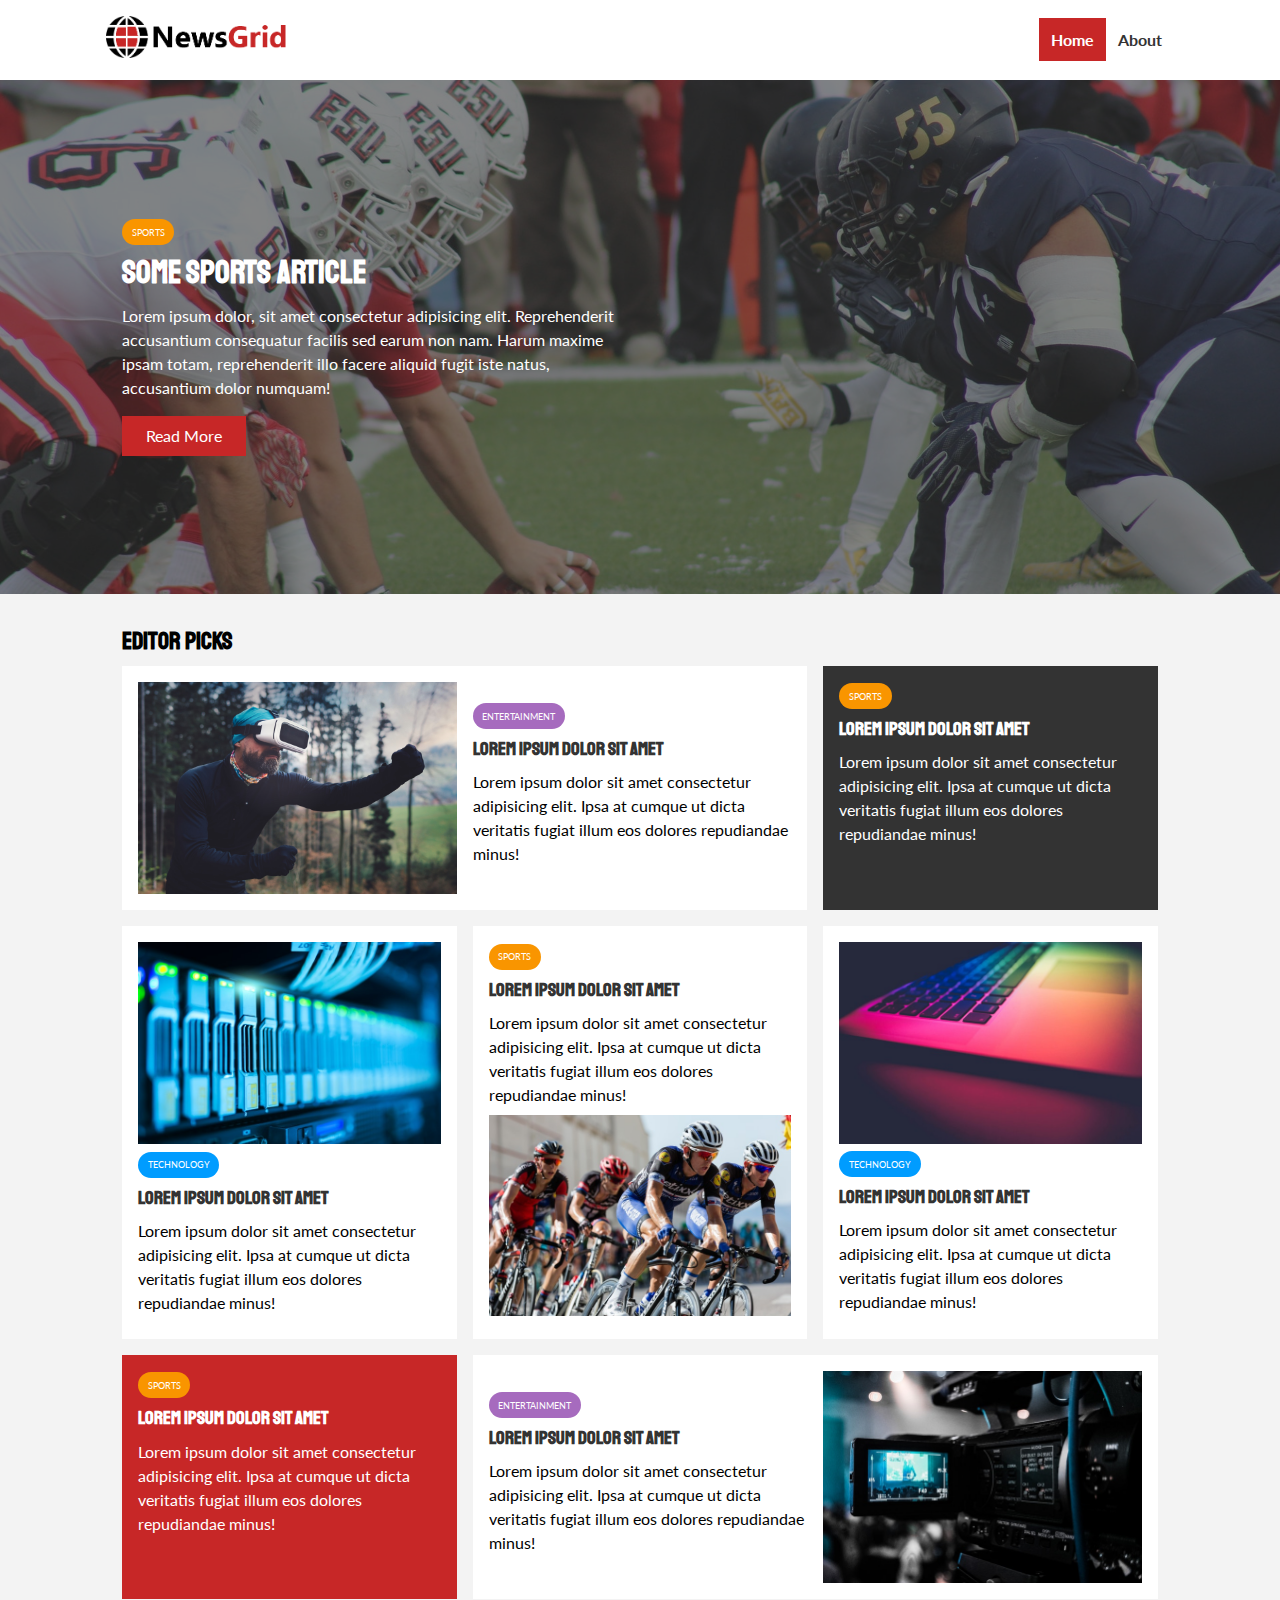
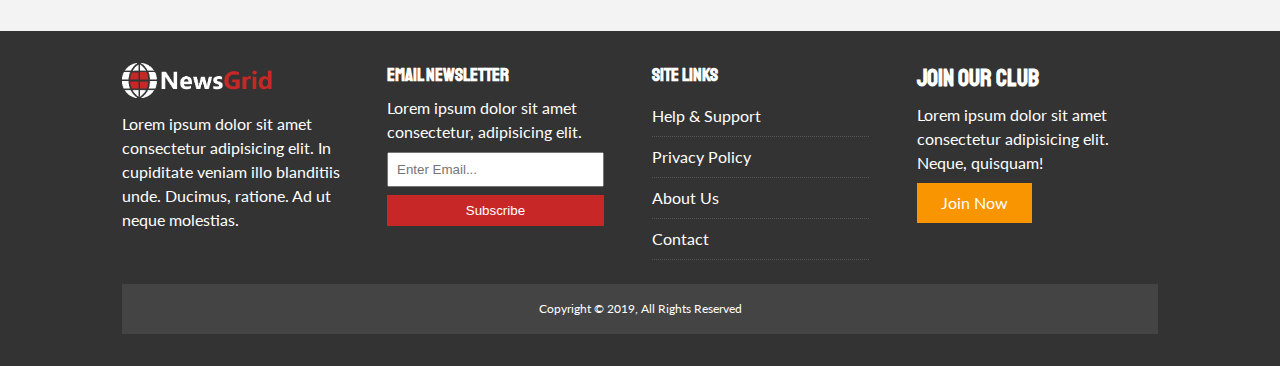
<file: index.html>
<!DOCTYPE html>
<html lang="en">

<head>
  <meta charset="UTF-8">
  <meta name="viewport" content="width=device-width, initial-scale=1.0">
  <meta http-equiv="X-UA-Compatible" content="ie=edge">
  <link rel="shortcut icon" type="image/x-icon" href="favicon.ico">
  <link rel="stylesheet" href="https://use.fontawesome.com/releases/v5.6.3/css/all.css" integrity="sha384-UHRtZLI+pbxtHCWp1t77Bi1L4ZtiqrqD80Kn4Z8NTSRyMA2Fd33n5dQ8lWUE00s/"
    crossorigin="anonymous">
  <link href="https://fonts.googleapis.com/css?family=Lato|Staatliches" rel="stylesheet">
  <link rel="stylesheet" href="css/style.css">
  <link rel="stylesheet" media="screen and (max-width: 768px)" href="css/mobile.css">
  <title>NewsGrid | Latest News</title>
</head>

<body>
  <nav id="main-nav">
    <div class="container">
      <a href="index.html"><img src="images/logo.png" alt="NewsGrid" class="logo"></a>
      <div class="social">
        <a href="http://facebook.com" target="_blank"><i class="fab fa-facebook fa-2x"></i></a>
        <a href="http://twitter.com" target="_blank"><i class="fab fa-twitter fa-2x"></i></a>
        <a href="http://instagram.com" target="_blank"><i class="fab fa-instagram fa-2x"></i></a>
        <a href="http://youtube.com" target="_blank"><i class="fab fa-youtube fa-2x"></i></a>
      </div>
      <ul>
        <li><a class="current" href="index.html">Home</a></li>
        <li><a href="about.html">About</a></li>
      </ul>
    </div>
  </nav>

  <!-- Showcase -->
  <header id="showcase">
    <div class="container">
      <div class="showcase-container">
        <div class="showcase-content">
          <div class="category category-sports">Sports</div>
          <h1>Some Sports Article</h1>
          <p>
            Lorem ipsum dolor, sit amet consectetur adipisicing elit. Reprehenderit accusantium consequatur facilis sed
            earum non nam. Harum maxime ipsam totam, reprehenderit illo facere aliquid fugit iste natus, accusantium
            dolor numquam!
          </p>
          <a href="article.html" class="btn btn-primary">Read More</a>
        </div>
      </div>
    </div>
  </header>

  <!-- Home Articles -->
  <section id="home-articles" class="py-2">
    <div class="container">
      <h2>Editor Picks</h2>
      <div class="articles-container">
        <article class="card">
          <img src="images/articles/ent1.jpg" alt="">
          <div>
            <div class="category category-ent">Entertainment</div>
            <h3>
              <a href="article.html">Lorem ipsum dolor sit amet</a>
            </h3>
            <p>
              Lorem ipsum dolor sit amet consectetur adipisicing elit. Ipsa at cumque ut dicta veritatis fugiat illum
              eos
              dolores repudiandae minus!
            </p>
          </div>
        </article>
        <article class="card bg-dark">
          <div class="category category-sports">Sports</div>
          <h3>
            <a href="article.html">Lorem ipsum dolor sit amet</a>
          </h3>
          <p>
            Lorem ipsum dolor sit amet consectetur adipisicing elit. Ipsa at cumque ut dicta veritatis fugiat illum
            eos
            dolores repudiandae minus!
          </p>
        </article>
        <article class="card">
          <img src="images/articles/tech1.jpg" alt="">
          <div class="category category-tech">Technology</div>
          <h3>
            <a href="article.html">Lorem ipsum dolor sit amet</a>
          </h3>
          <p>
            Lorem ipsum dolor sit amet consectetur adipisicing elit. Ipsa at cumque ut dicta veritatis fugiat illum
            eos
            dolores repudiandae minus!
          </p>
        </article>
        <article class="card">
          <div class="category category-sports">Sports</div>
          <h3>
            <a href="article.html">Lorem ipsum dolor sit amet</a>
          </h3>
          <p>
            Lorem ipsum dolor sit amet consectetur adipisicing elit. Ipsa at cumque ut dicta veritatis fugiat illum
            eos
            dolores repudiandae minus!
          </p>
          <img src="images/articles/sports1.jpg" alt="">
        </article>
        <article class="card">
          <img src="images/articles/tech2.jpg" alt="">
          <div class="category category-tech">Technology</div>
          <h3>
            <a href="article.html">Lorem ipsum dolor sit amet</a>
          </h3>
          <p>
            Lorem ipsum dolor sit amet consectetur adipisicing elit. Ipsa at cumque ut dicta veritatis fugiat illum
            eos
            dolores repudiandae minus!
          </p>
        </article>
        <article class="card bg-primary">
          <div class="category category-sports">Sports</div>
          <h3>
            <a href="article.html">Lorem ipsum dolor sit amet</a>
          </h3>
          <p>
            Lorem ipsum dolor sit amet consectetur adipisicing elit. Ipsa at cumque ut dicta veritatis fugiat illum
            eos
            dolores repudiandae minus!
          </p>
        </article>
        <article class="card">
          <div>
            <div class="category category-ent">Entertainment</div>
            <h3>
              <a href="article.html">Lorem ipsum dolor sit amet</a>
            </h3>
            <p>
              Lorem ipsum dolor sit amet consectetur adipisicing elit. Ipsa at cumque ut dicta veritatis fugiat illum
              eos
              dolores repudiandae minus!
            </p>
          </div>
          <img src="images/articles/ent2.jpg" alt="">
        </article>
      </div>
    </div>
  </section>

  <!-- Footer -->
  <footer id="main-footer" class="py-2">
    <div class="container footer-container">
      <div>
        <img src="images/logo_light.png" alt="NewsGrid">
        <p>
          Lorem ipsum dolor sit amet consectetur adipisicing elit. In cupiditate veniam illo blanditiis unde. Ducimus,
          ratione. Ad ut neque molestias.
        </p>
      </div>
      <div>
        <h3>Email Newsletter</h3>
        <p>Lorem ipsum dolor sit amet consectetur, adipisicing elit.</p>
        <form>
          <input type="email" placeholder="Enter Email...">
          <input type="submit" value="Subscribe" class="btn btn-primary">
        </form>
      </div>
      <div>
        <h3>Site Links</h3>
        <ul class="list">
          <li><a href="#">Help & Support</a></li>
          <li><a href="#">Privacy Policy</a></li>
          <li><a href="#">About Us</a></li>
          <li><a href="#">Contact</a></li>
        </ul>
      </div>
      <div>
        <h2>Join Our Club</h2>
        <p>
          Lorem ipsum dolor sit amet consectetur adipisicing elit. Neque, quisquam!
        </p>
        <a href="#" class="btn btn-secondary">Join Now</a>
      </div>
      <div>
        <p>
          Copyright &copy; 2019, All Rights Reserved
        </p>
      </div>
    </div>
  </footer>

</body>

</html>
</file>
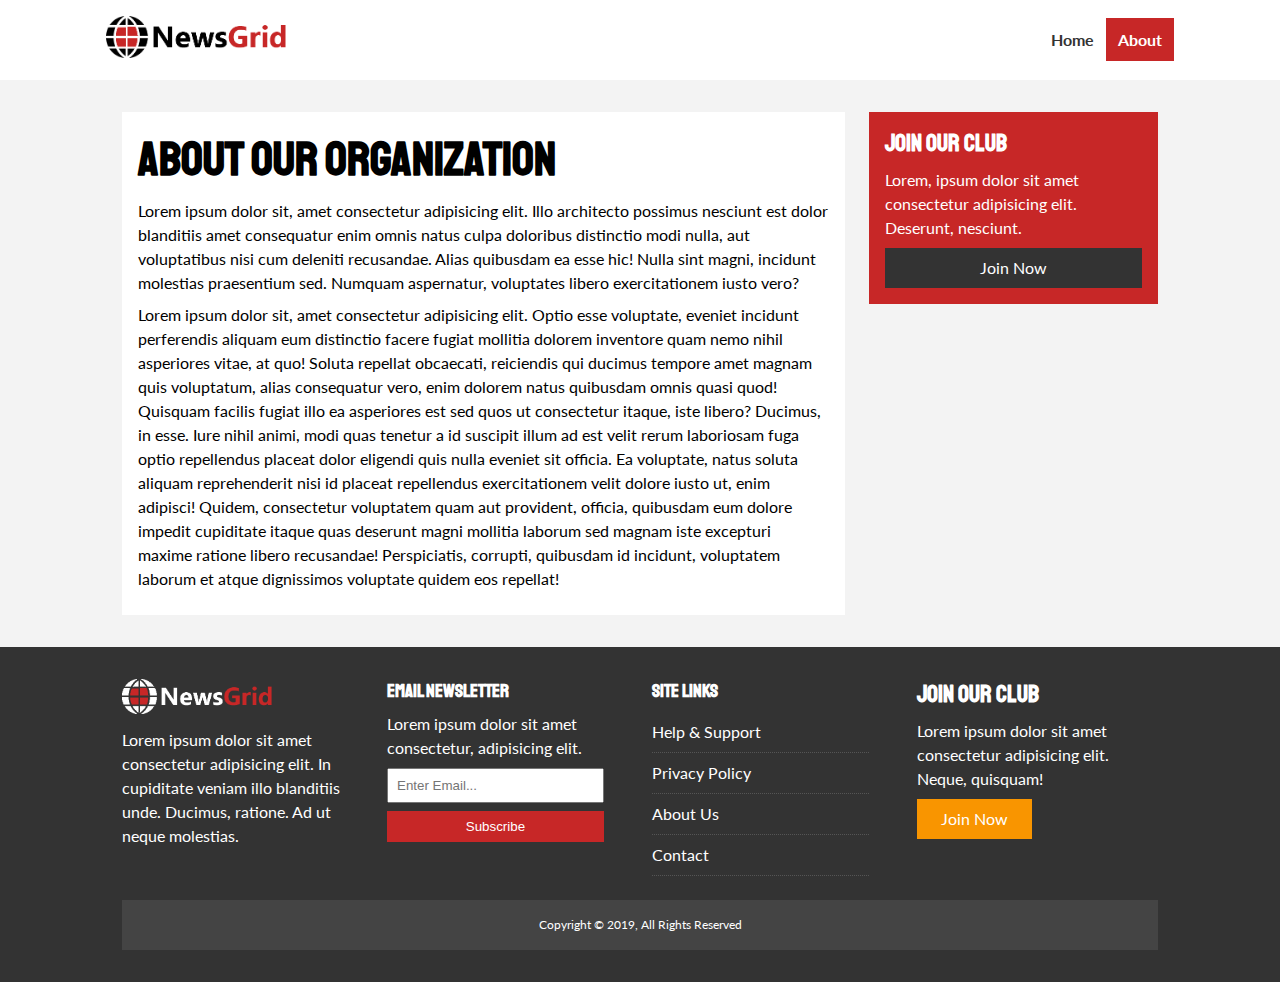
<file: about.html>
<!DOCTYPE html>
<html lang="en">

<head>
  <meta charset="UTF-8">
  <meta name="viewport" content="width=device-width, initial-scale=1.0">
  <meta http-equiv="X-UA-Compatible" content="ie=edge">
  <link rel="shortcut icon" type="image/x-icon" href="favicon.ico">
  <link rel="stylesheet" href="https://use.fontawesome.com/releases/v5.6.3/css/all.css" integrity="sha384-UHRtZLI+pbxtHCWp1t77Bi1L4ZtiqrqD80Kn4Z8NTSRyMA2Fd33n5dQ8lWUE00s/"
    crossorigin="anonymous">
  <link href="https://fonts.googleapis.com/css?family=Lato|Staatliches" rel="stylesheet">
  <link rel="stylesheet" href="css/style.css">
  <link rel="stylesheet" media="screen and (max-width: 768px)" href="css/mobile.css">
  <title>NewsGrid | About</title>
</head>

<body>
  <nav id="main-nav">
    <div class="container">
      <a href="index.html"><img src="images/logo.png" alt="NewsGrid" class="logo"></a>
      <div class="social">
        <a href="http://facebook.com" target="_blank"><i class="fab fa-facebook fa-2x"></i></a>
        <a href="http://twitter.com" target="_blank"><i class="fab fa-twitter fa-2x"></i></a>
        <a href="http://instagram.com" target="_blank"><i class="fab fa-instagram fa-2x"></i></a>
        <a href="http://youtube.com" target="_blank"><i class="fab fa-youtube fa-2x"></i></a>
      </div>
      <ul>
        <li><a href="index.html">Home</a></li>
        <li><a class="current" href="about.html">About</a></li>
      </ul>
    </div>
  </nav>

  <!-- About -->
  <section id="about">
    <div class="container">
      <div class="page-container">
        <article class="card">
          <h1 class="l-heading">About Our Organization</h1>
          <p>
            Lorem ipsum dolor sit, amet consectetur adipisicing elit. Illo architecto possimus nesciunt est dolor
            blanditiis amet consequatur enim omnis natus culpa doloribus distinctio modi nulla, aut voluptatibus nisi
            cum deleniti recusandae. Alias quibusdam ea esse hic! Nulla sint magni, incidunt molestias praesentium sed.
            Numquam aspernatur, voluptates libero exercitationem iusto vero?
          </p>
          <p>
            Lorem ipsum dolor sit, amet consectetur adipisicing elit. Optio esse voluptate, eveniet incidunt
            perferendis aliquam eum distinctio facere fugiat mollitia dolorem inventore quam nemo nihil asperiores
            vitae, at quo! Soluta repellat obcaecati, reiciendis qui ducimus tempore amet magnam quis voluptatum, alias
            consequatur vero, enim dolorem natus quibusdam omnis quasi quod! Quisquam facilis fugiat illo ea asperiores
            est sed quos ut consectetur itaque, iste libero? Ducimus, in esse. Iure nihil animi, modi quas tenetur a id
            suscipit illum ad est velit rerum laboriosam fuga optio repellendus placeat dolor eligendi quis nulla
            eveniet sit officia. Ea voluptate, natus soluta aliquam reprehenderit nisi id placeat repellendus
            exercitationem velit dolore iusto ut, enim adipisci! Quidem, consectetur voluptatem quam aut provident,
            officia, quibusdam eum dolore impedit cupiditate itaque quas deserunt magni mollitia laborum sed magnam
            iste excepturi maxime ratione libero recusandae! Perspiciatis, corrupti, quibusdam id incidunt, voluptatem
            laborum et atque dignissimos voluptate quidem eos repellat!
          </p>
        </article>
        <aside class="card bg-primary">
          <h2>Join Our Club</h2>
          <p>Lorem, ipsum dolor sit amet consectetur adipisicing elit. Deserunt, nesciunt.</p>
          <a href="#" class="btn btn-dark btn-block">Join Now</a>
        </aside>
      </div>
    </div>
  </section>

  <!-- Footer -->
  <footer id="main-footer" class="py-2">
    <div class="container footer-container">
      <div>
        <img src="images/logo_light.png" alt="NewsGrid">
        <p>
          Lorem ipsum dolor sit amet consectetur adipisicing elit. In cupiditate veniam illo blanditiis unde. Ducimus,
          ratione. Ad ut neque molestias.
        </p>
      </div>
      <div>
        <h3>Email Newsletter</h3>
        <p>Lorem ipsum dolor sit amet consectetur, adipisicing elit.</p>
        <form>
          <input type="email" placeholder="Enter Email...">
          <input type="submit" value="Subscribe" class="btn btn-primary">
        </form>
      </div>
      <div>
        <h3>Site Links</h3>
        <ul class="list">
          <li><a href="#">Help & Support</a></li>
          <li><a href="#">Privacy Policy</a></li>
          <li><a href="#">About Us</a></li>
          <li><a href="#">Contact</a></li>
        </ul>
      </div>
      <div>
        <h2>Join Our Club</h2>
        <p>
          Lorem ipsum dolor sit amet consectetur adipisicing elit. Neque, quisquam!
        </p>
        <a href="#" class="btn btn-secondary">Join Now</a>
      </div>
      <div>
        <p>
          Copyright &copy; 2019, All Rights Reserved
        </p>
      </div>
    </div>
  </footer>

</body>

</html>
</file>
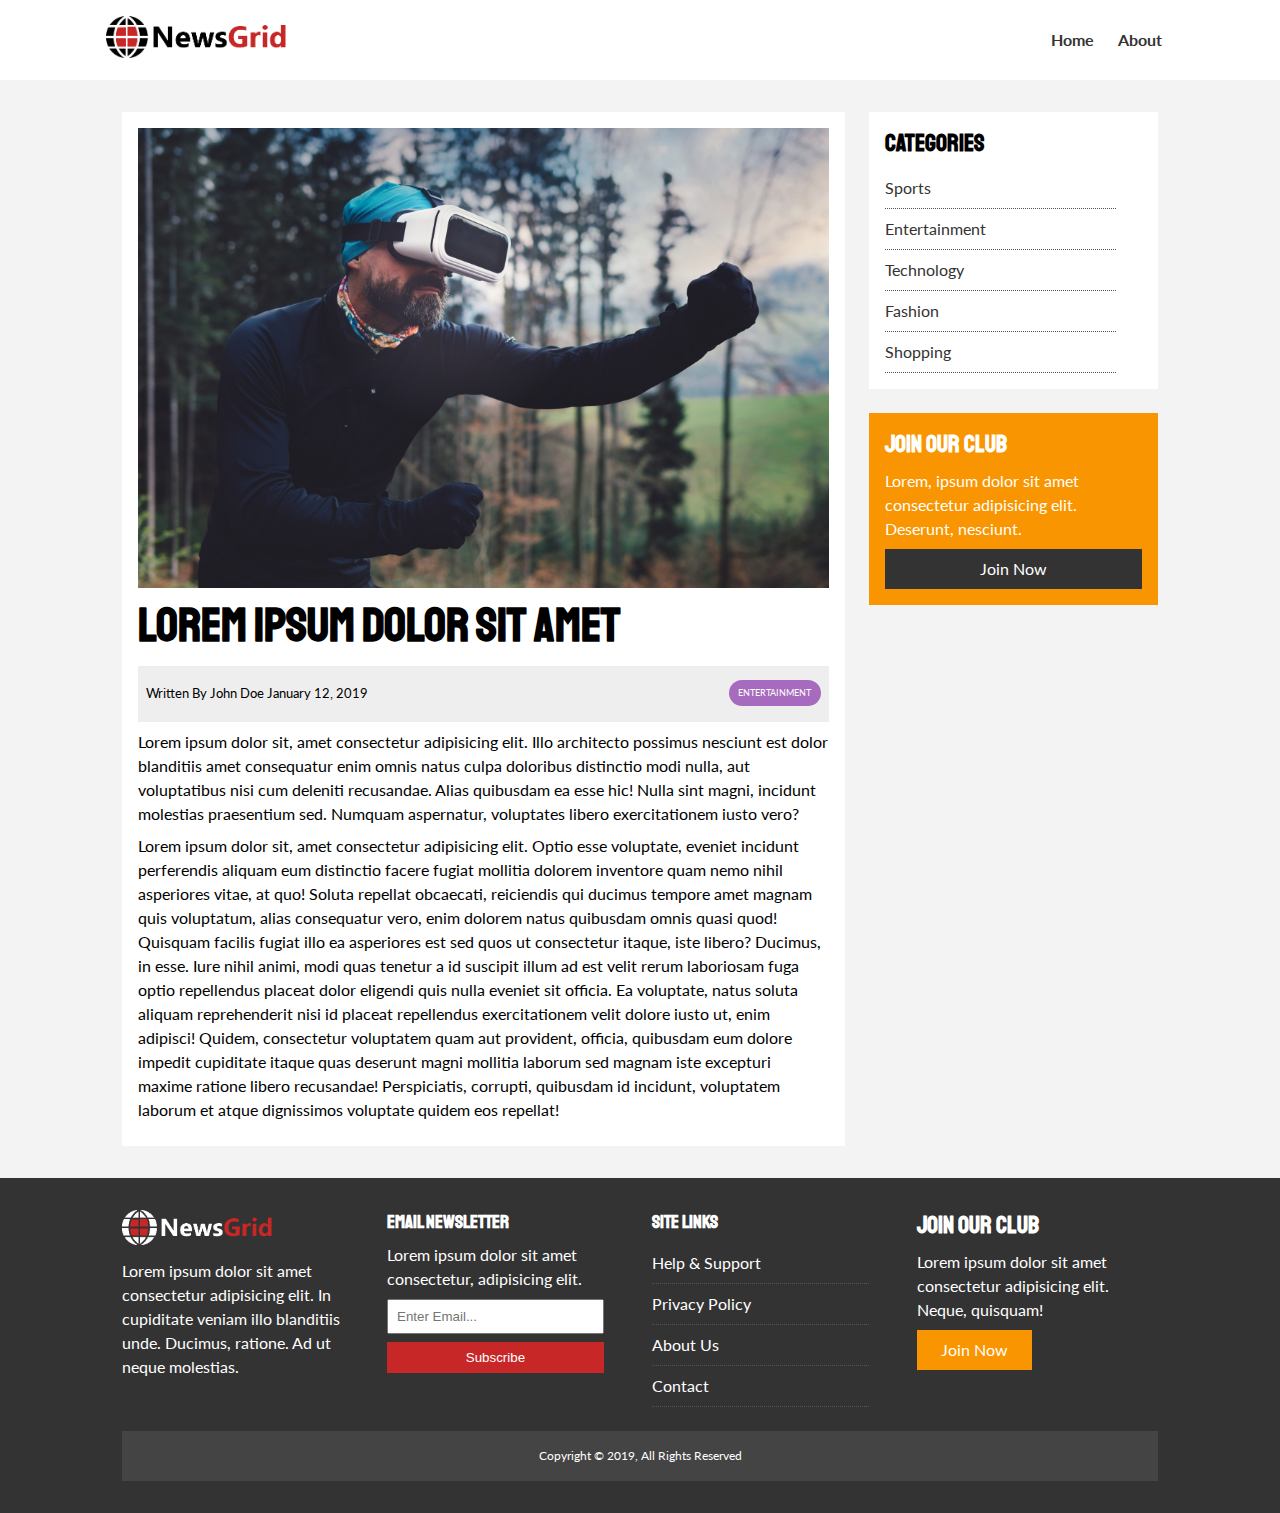
<file: article.html>
<!DOCTYPE html>
<html lang="en">

<head>
  <meta charset="UTF-8">
  <meta name="viewport" content="width=device-width, initial-scale=1.0">
  <meta http-equiv="X-UA-Compatible" content="ie=edge">
  <link rel="shortcut icon" type="image/x-icon" href="favicon.ico">
  <link rel="stylesheet" href="https://use.fontawesome.com/releases/v5.6.3/css/all.css" integrity="sha384-UHRtZLI+pbxtHCWp1t77Bi1L4ZtiqrqD80Kn4Z8NTSRyMA2Fd33n5dQ8lWUE00s/"
    crossorigin="anonymous">
  <link href="https://fonts.googleapis.com/css?family=Lato|Staatliches" rel="stylesheet">
  <link rel="stylesheet" href="css/style.css">
  <link rel="stylesheet" media="screen and (max-width: 768px)" href="css/mobile.css">
  <title>NewsGrid | Latest News</title>
</head>

<body>
  <nav id="main-nav">
    <div class="container">
      <a href="index.html"><img src="images/logo.png" alt="NewsGrid" class="logo"></a>
      <div class="social">
        <a href="http://facebook.com" target="_blank"><i class="fab fa-facebook fa-2x"></i></a>
        <a href="http://twitter.com" target="_blank"><i class="fab fa-twitter fa-2x"></i></a>
        <a href="http://instagram.com" target="_blank"><i class="fab fa-instagram fa-2x"></i></a>
        <a href="http://youtube.com" target="_blank"><i class="fab fa-youtube fa-2x"></i></a>
      </div>
      <ul>
        <li><a href="index.html">Home</a></li>
        <li><a href="about.html">About</a></li>
      </ul>
    </div>
  </nav>

  <!-- About -->
  <section id="article">
    <div class="container">
      <div class="page-container">
        <article class="card">
          <img src="images/articles/ent1.jpg" alt="">
          <h1 class="l-heading">Lorem ipsum dolor sit amet</h1>
          <div class="meta">
            <small>
              <i class="fas fa-user"></i> Written By John Doe January 12, 2019
            </small>
            <div class="category category-ent">Entertainment</div>
          </div>
          <p>
            Lorem ipsum dolor sit, amet consectetur adipisicing elit. Illo architecto possimus nesciunt est dolor
            blanditiis amet consequatur enim omnis natus culpa doloribus distinctio modi nulla, aut voluptatibus nisi
            cum deleniti recusandae. Alias quibusdam ea esse hic! Nulla sint magni, incidunt molestias praesentium sed.
            Numquam aspernatur, voluptates libero exercitationem iusto vero?
          </p>
          <p>
            Lorem ipsum dolor sit, amet consectetur adipisicing elit. Optio esse voluptate, eveniet incidunt
            perferendis aliquam eum distinctio facere fugiat mollitia dolorem inventore quam nemo nihil asperiores
            vitae, at quo! Soluta repellat obcaecati, reiciendis qui ducimus tempore amet magnam quis voluptatum, alias
            consequatur vero, enim dolorem natus quibusdam omnis quasi quod! Quisquam facilis fugiat illo ea asperiores
            est sed quos ut consectetur itaque, iste libero? Ducimus, in esse. Iure nihil animi, modi quas tenetur a id
            suscipit illum ad est velit rerum laboriosam fuga optio repellendus placeat dolor eligendi quis nulla
            eveniet sit officia. Ea voluptate, natus soluta aliquam reprehenderit nisi id placeat repellendus
            exercitationem velit dolore iusto ut, enim adipisci! Quidem, consectetur voluptatem quam aut provident,
            officia, quibusdam eum dolore impedit cupiditate itaque quas deserunt magni mollitia laborum sed magnam
            iste excepturi maxime ratione libero recusandae! Perspiciatis, corrupti, quibusdam id incidunt, voluptatem
            laborum et atque dignissimos voluptate quidem eos repellat!
          </p>
        </article>

        <aside id="categories" class="card">
          <h2>Categories</h2>
          <ul class="list">
            <li><a href="#"><i class="fas fa-chevron-right"></i> Sports</a></li>
            <li><a href="#"><i class="fas fa-chevron-right"></i> Entertainment</a></li>
            <li><a href="#"><i class="fas fa-chevron-right"></i> Technology</a></li>
            <li><a href="#"><i class="fas fa-chevron-right"></i> Fashion</a></li>
            <li><a href="#"><i class="fas fa-chevron-right"></i> Shopping</a></li>
          </ul>
        </aside>

        <aside class="card bg-secondary">
          <h2>Join Our Club</h2>
          <p>Lorem, ipsum dolor sit amet consectetur adipisicing elit. Deserunt, nesciunt.</p>
          <a href="#" class="btn btn-dark btn-block">Join Now</a>
        </aside>
      </div>
    </div>
  </section>

  <!-- Footer -->
  <footer id="main-footer" class="py-2">
    <div class="container footer-container">
      <div>
        <img src="images/logo_light.png" alt="NewsGrid">
        <p>
          Lorem ipsum dolor sit amet consectetur adipisicing elit. In cupiditate veniam illo blanditiis unde. Ducimus,
          ratione. Ad ut neque molestias.
        </p>
      </div>
      <div>
        <h3>Email Newsletter</h3>
        <p>Lorem ipsum dolor sit amet consectetur, adipisicing elit.</p>
        <form>
          <input type="email" placeholder="Enter Email...">
          <input type="submit" value="Subscribe" class="btn btn-primary">
        </form>
      </div>
      <div>
        <h3>Site Links</h3>
        <ul class="list">
          <li><a href="#">Help & Support</a></li>
          <li><a href="#">Privacy Policy</a></li>
          <li><a href="#">About Us</a></li>
          <li><a href="#">Contact</a></li>
        </ul>
      </div>
      <div>
        <h2>Join Our Club</h2>
        <p>
          Lorem ipsum dolor sit amet consectetur adipisicing elit. Neque, quisquam!
        </p>
        <a href="#" class="btn btn-secondary">Join Now</a>
      </div>
      <div>
        <p>
          Copyright &copy; 2019, All Rights Reserved
        </p>
      </div>
    </div>
  </footer>

</body>

</html>
</file>
<file: css/style.css>
:root {
  --primary-color: #c72727;
  --secondary-color: #f99500;
  --light-color: #f3f3f3;
  --dark-color: #333;
  --max-width: 1100px;
}

.category {
  --sports-color: #f99500;
  --ent-color: #a66bbe;
  --tech-color: #009cff;
}

* {
  margin: 0;
  padding: 0;
  box-sizing: border-box;
}

body {
  font-family: 'Lato', sans-serif;
  line-height: 1.5;
  background: var(--light-color);
}

a {
  color: #333;
  text-decoration: none;
}

ul {
  list-style: none;
}

p {
  margin: .5rem 0;
}

img {
  width: 100%;
}

h1, h2, h3, h4, h5, h6 {
  font-family: 'Staatliches', cursive;
  margin-bottom: .55rem;
  line-height: 1.3;
}

/* Utility */
.container {
  max-width: var(--max-width);
  margin: auto;
  padding: 0 2rem;
  overflow: hidden;
}

.category {
  display: inline-block;
  color: #fff;
  font-size: 0.55rem;
  text-transform: uppercase;
  padding: 0.4rem 0.6rem;
  border-radius: 15px;
  margin-bottom: 0.5rem;
}

.category-sports { background: var(--sports-color); }
.category-ent { background: var(--ent-color); }
.category-tech { background: var(--tech-color); }

.btn {
  display: inline-block;
  border: none;
  background: var(--dark-color);
  color: #fff;
  padding: 0.5rem 1.5rem;
}

.btn-light { background: var(--light-color) }
.btn-primary { background: var(--primary-color) }
.btn-secondary { background: var(--secondary-color) }

.btn-block {
  display: block;
  width: 100%;
  text-align: center;
}

.btn:hover {
  opacity: 0.9;
}

.card {
  background: #fff;
  padding: 1rem;
}

.bg-dark {
  background: var(--dark-color);
  color: #fff;
}

.bg-primary {
  background: var(--primary-color);
  color: #fff;
}

.bg-secondary {
  background: var(--secondary-color);
  color: #fff;
}

.bg-dark h1,
.bg-dark h2,
.bg-dark h3,
.bg-dark a,
.bg-primary h1,
.bg-primary h2,
.bg-primary h3,
.bg-primary a,
.bg-secondary h1,
.bg-secondary h2,
.bg-secondary h3,
.bg-secondary a {
  color: #fff;
}

.py-1 { padding: 1.5rem 0 }
.py-2 { padding: 2rem 0 }
.py-3 { padding: 3rem 0 }
.p1 { padding: 1.5rem }
.p2 { padding: 2rem }
.p3 { padding: 3rem }

.l-heading {
  font-size: 3rem;
}

.list li {
  padding: .5rem 0;
  border-bottom: #555 dotted 1px;
  width: 90%;
}

.list li a:hover {
  color: var(--primary-color) !important;
}

/* Inner page grid container */
.page-container {
  display: grid;
  grid-template-columns: 5fr 2fr;
  margin: 2rem 0;
  grid-gap: 1.5rem;
}

.page-container > *:first-child {
  grid-row: 1 / span 3;
}


/* Navigation */
#main-nav {
  background: #fff;
  position: sticky;
  top: 0;
  z-index: 2;
}

#main-nav .container {
  display: grid;
  grid-template-columns: 6fr 3fr 2fr;
  padding: 1rem;
  align-items: center;
}

#main-nav .logo {
  width: 180px;
}

#main-nav ul {
  justify-self: end;
  display: flex;
}

#main-nav ul li a {
  padding: 0.75rem;
  font-weight: bold;
}

#main-nav ul li a.current {
  background: var(--primary-color);
  color: #fff;
}

#main-nav ul li a:hover {
  background: var(--light-color);
  color: var(--dark-color);
}

#main-nav .social {
  justify-self: center;
}

#main-nav .social i {
  color: #777;
  margin-right: .5rem;
}

/* Showcase */
#showcase {
  color: #fff;
  background: #333;
  padding: 2rem;
  position: relative;
}

#showcase:before {
  content: '';
  background: url('../images/featured.jpg') no-repeat center center/cover;
  position: absolute;
  top: 0;
  left: 0;
  width: 100%;
  height: 100%;
  opacity: 0.4;
}

#showcase .showcase-container {
  display: grid;
  grid-template-columns: repeat(2, 1fr);
  justify-content: center;
  align-items: center;
  height: 50vh;
}

#showcase .showcase-content {
  z-index: 1;
}

#showcase .showcase-content p {
  margin-bottom: 1rem;
}

/* Home Articles */
#home-articles .articles-container {
  display: grid;
  grid-template-columns: repeat(3, 1fr);
  grid-gap: 1rem;
}

#home-articles .articles-container > *:first-child,
#home-articles .articles-container > *:last-child {
  display: grid;
  grid-template-columns: repeat(2, 1fr);
  grid-gap: 1rem;
  align-items: center;
  grid-column: 1 / span 2;
}

#home-articles .articles-container > *:last-child {
  grid-column: 2 / span 2;
}

#article .meta {
  display: flex;
  justify-content: space-between;
  align-items: center;
  background: #eee;
  padding: 0.5rem;
}

#article .meta .category {
  margin-top: 0.4rem;
}

/* Footer */
#main-footer {
  background: var(--dark-color);
  color: #fff;
}

#main-footer img {
  width: 150px;
}

#main-footer a {
  color: #fff;
}

#main-footer .footer-container {
  display: grid;
  grid-template-columns: repeat(4, 1fr);
  grid-gap: 1.5rem;
}

#main-footer .footer-container > *:last-child {
  background: #444;
  grid-column: 1 / span 4;
  padding: .5rem;
  text-align: center;
  font-size: 0.75rem;
}

#main-footer .footer-container input[type='email'] {
  width: 90%;
  padding: 0.5rem;
  margin-bottom: 0.5rem;
}

#main-footer .footer-container input[type='submit'] {
  width: 90%;
}
</file>
<file: css/mobile.css>
/* Navigation */
#main-nav .social {
  display: none;
}

#main-nav .container {
  grid-template-columns: 1fr;
  grid-gap: 1.2rem;
}

#main-nav ul,
#main-nav .logo {
  justify-self: center;
}
 
a img.logo {
  display: block;
  margin: auto;
}

#main-nav ul li a {
  padding: 0.50rem;
}

#home-articles .articles-container {
  grid-template-columns: repeat(2, 1fr);
}

#home-articles .articles-container > *:first-child,
#home-articles .articles-container > *:last-child {
  grid-template-columns: 1fr;
  grid-column: 1;
}

@media(max-width: 600px) {
  /* Stack Grid Items */
  #showcase .showcase-container,
  #home-articles .articles-container,
  #main-footer .footer-container {
    grid-template-columns: 1fr;
  }

  #main-footer .footer-container > *:last-child {
    grid-column: 1;
  }

  #main-footer .footer-container > *:first-child,
  #main-footer .footer-container > *:nth-child(2){
    border-bottom: #444 dotted 1px;
    padding-bottom: 1rem;
  }

  .page-container {
    grid-template-columns: 1fr;
    text-align: center;
  }

  .page-container > *:first-child {
    grid-row: 1;
  }

  .l-heading {
    font-size: 2rem;
  }
}
</file>
